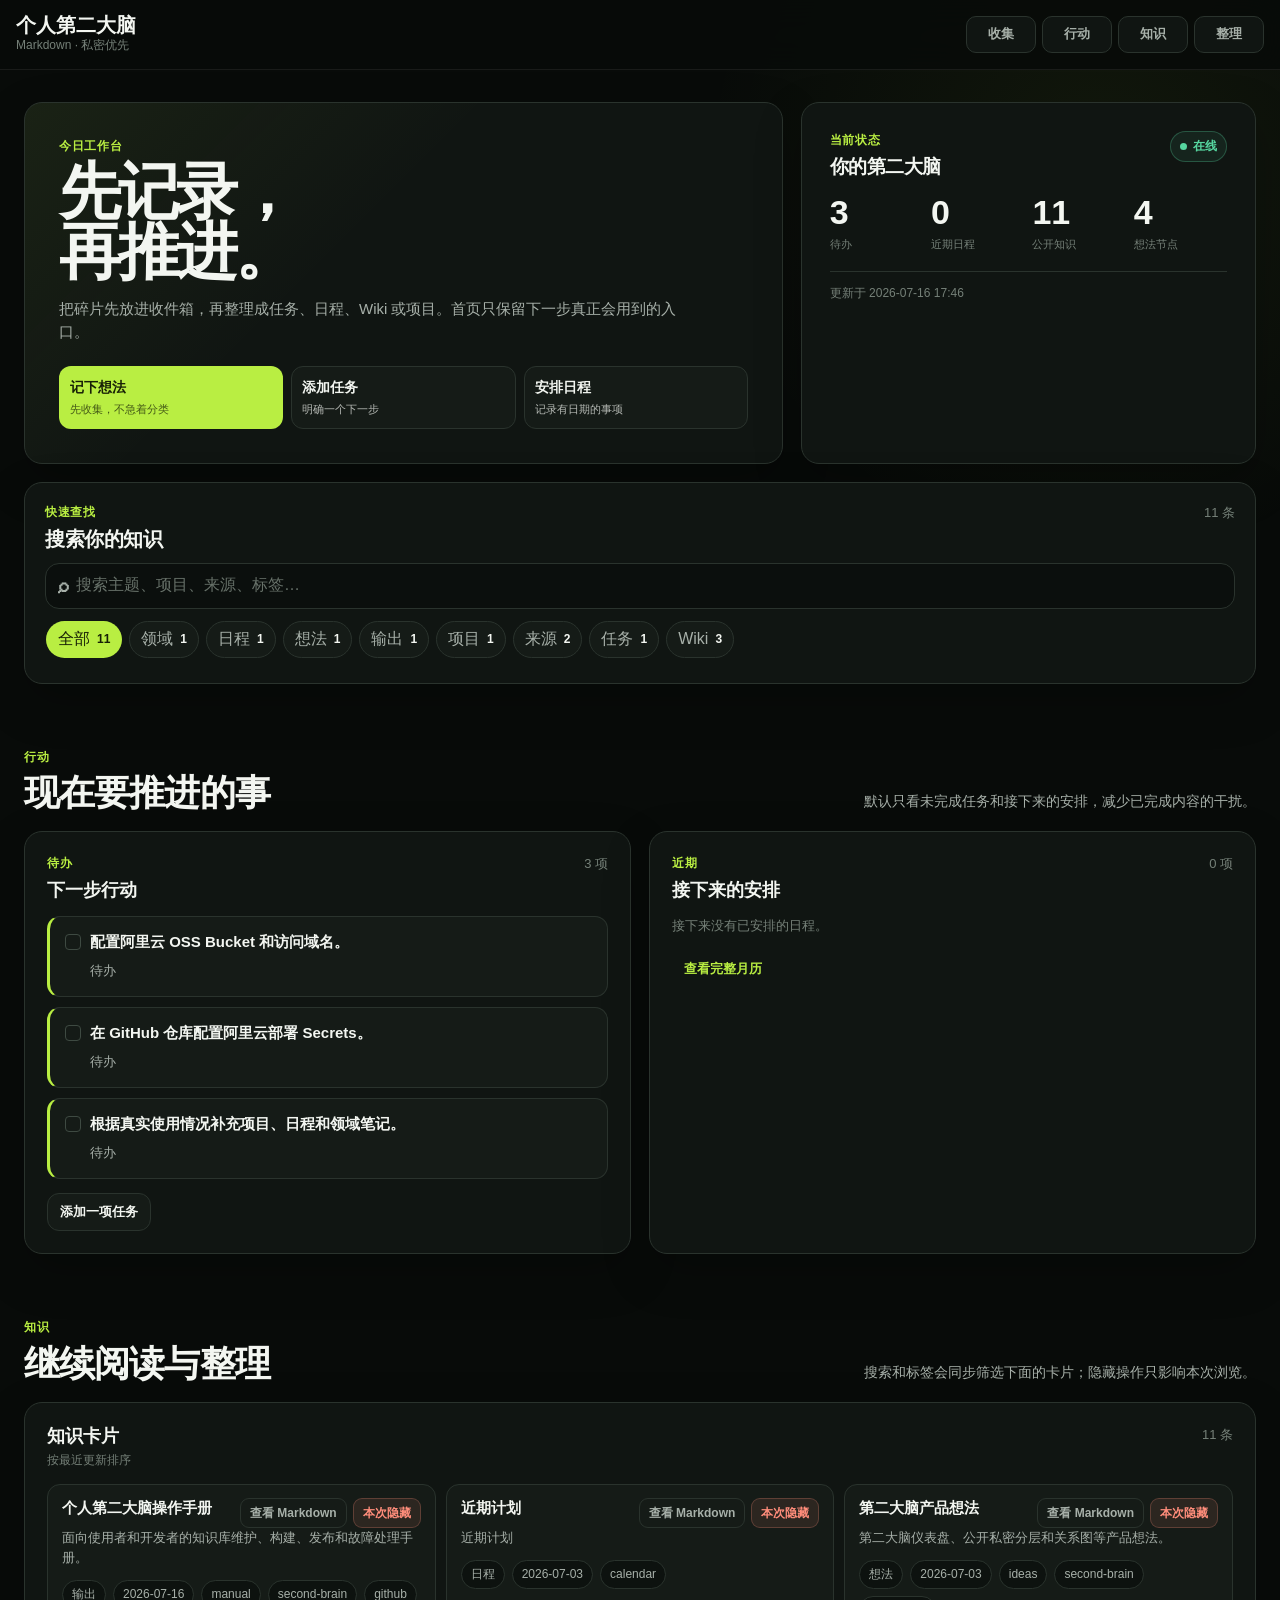
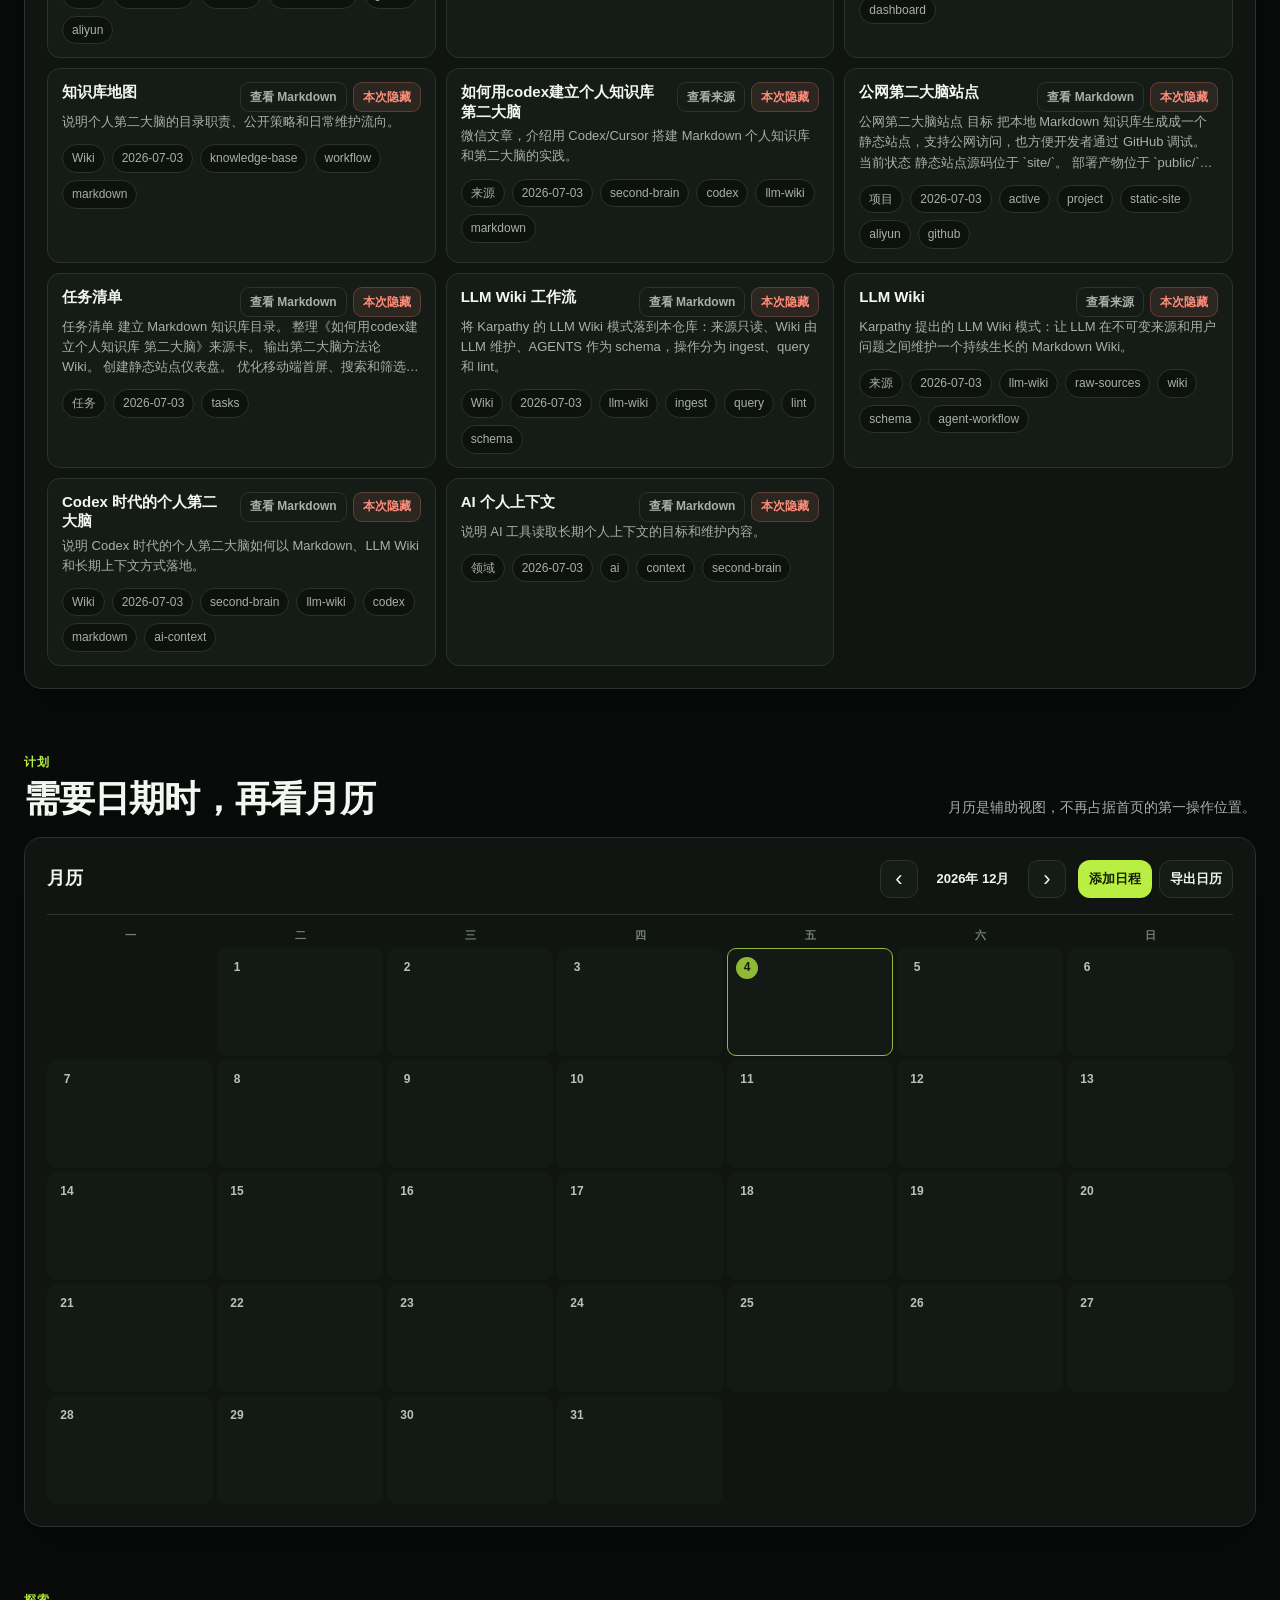
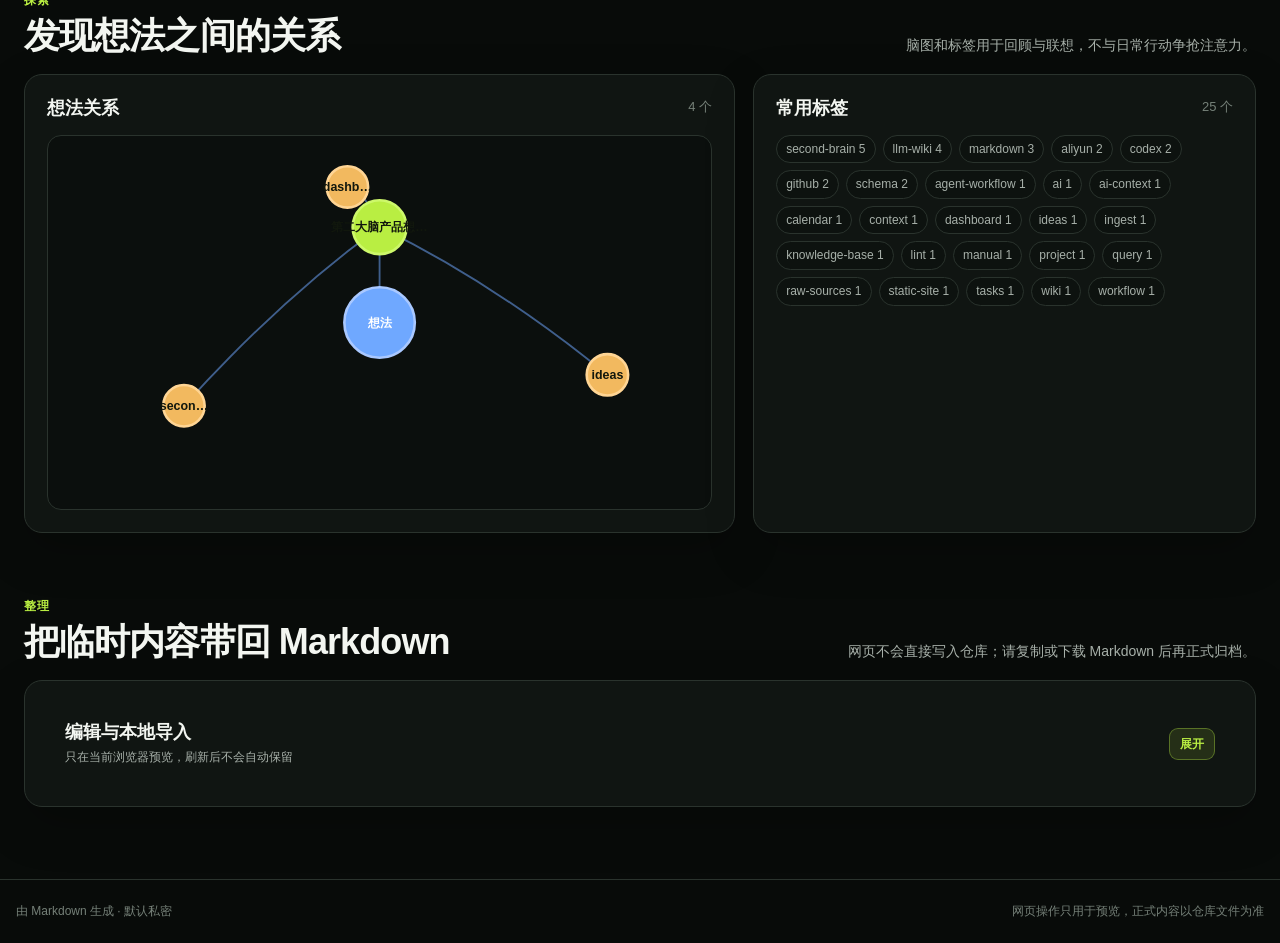
<file: public/index.html>
<!doctype html>
<html lang="zh-CN">
  <head>
    <meta charset="utf-8">
    <meta name="viewport" content="width=device-width, initial-scale=1">
    <meta name="theme-color" content="#0b0f0d">
    <title>个人第二大脑工作台</title>
    <link rel="icon" href="data:,">
    <link rel="stylesheet" href="./styles.css">
  </head>
  <body>
    <a class="skip-link" href="#main-content">跳到主要内容</a>

    <header class="topbar">
      <a class="brand" href="./" aria-label="个人第二大脑工作台首页">
        <strong>个人第二大脑</strong>
        <span>Markdown · 私密优先</span>
      </a>
      <nav aria-label="主要工作区">
        <a href="#today">收集</a>
        <a href="#action">行动</a>
        <a href="#knowledge">知识</a>
        <a href="#editor">整理</a>
      </nav>
    </header>

    <main id="main-content">
      <section id="today" class="hero" aria-labelledby="hero-title">
        <div class="hero-copy">
          <p class="eyebrow">今日工作台</p>
          <h1 id="hero-title">先记录，<br>再推进。</h1>
          <p class="hero-summary">把碎片先放进收件箱，再整理成任务、日程、Wiki 或项目。首页只保留下一步真正会用到的入口。</p>

          <div class="quick-actions" aria-label="快速收集">
            <button type="button" class="primary-action" data-editor-type="memo">
              <span>记下想法</span>
              <small>先收集，不急着分类</small>
            </button>
            <button type="button" data-editor-type="tasks">
              <span>添加任务</span>
              <small>明确一个下一步</small>
            </button>
            <button type="button" data-editor-type="calendar">
              <span>安排日程</span>
              <small>记录有日期的事项</small>
            </button>
          </div>
        </div>

        <aside class="overview-card" aria-label="知识库概览">
          <div class="overview-head">
            <div>
              <p class="eyebrow">当前状态</p>
              <h2>你的第二大脑</h2>
            </div>
            <span class="online-badge">在线</span>
          </div>
          <div class="stats" aria-label="知识库统计">
            <div><strong id="stat-tasks">0</strong><span>待办</span></div>
            <div><strong id="stat-events">0</strong><span>近期日程</span></div>
            <div><strong id="stat-notes">0</strong><span>公开知识</span></div>
            <div><strong id="stat-ideas">0</strong><span>想法节点</span></div>
          </div>
          <p id="generated-at" class="generated-at"></p>
        </aside>

        <section id="search-panel" class="search-panel" aria-labelledby="search-title">
          <div class="search-heading">
            <div>
              <p class="eyebrow">快速查找</p>
              <h2 id="search-title">搜索你的知识</h2>
            </div>
            <span id="result-count" aria-live="polite"></span>
          </div>
          <label class="search-box" for="search">
            <span class="search-icon" aria-hidden="true">⌕</span>
            <span class="sr-only">搜索知识库</span>
            <input id="search" type="search" placeholder="搜索主题、项目、来源、标签…" autocomplete="off">
          </label>
          <div id="type-filters" class="type-filters" aria-label="按类型筛选"></div>
        </section>
      </section>

      <section id="action" class="workspace-section" aria-labelledby="action-title">
        <div class="section-heading">
          <div>
            <p class="eyebrow">行动</p>
            <h2 id="action-title">现在要推进的事</h2>
          </div>
          <p>默认只看未完成任务和接下来的安排，减少已完成内容的干扰。</p>
        </div>

        <div class="action-grid">
          <article id="tasks" class="panel compact-panel">
            <div class="panel-head">
              <div>
                <p class="eyebrow">待办</p>
                <h3>下一步行动</h3>
              </div>
              <span id="task-count"></span>
            </div>
            <div id="tasks-list" class="compact-list checklist-list"></div>
            <button type="button" class="panel-action" data-editor-type="tasks">添加一项任务</button>
          </article>

          <article id="plans" class="panel compact-panel">
            <div class="panel-head">
              <div>
                <p class="eyebrow">近期</p>
                <h3>接下来的安排</h3>
              </div>
              <span id="event-count"></span>
            </div>
            <div id="events-list" class="compact-list"></div>
            <a class="panel-link" href="#calendar">查看完整月历</a>
          </article>
        </div>
      </section>

      <section id="knowledge" class="workspace-section" aria-labelledby="knowledge-title">
        <div class="section-heading">
          <div>
            <p class="eyebrow">知识</p>
            <h2 id="knowledge-title">继续阅读与整理</h2>
          </div>
          <p>搜索和标签会同步筛选下面的卡片；隐藏操作只影响本次浏览。</p>
        </div>

        <article id="notes" class="panel notes-panel">
          <div class="panel-head">
            <div>
              <h3>知识卡片</h3>
              <p class="panel-description">按最近更新排序</p>
            </div>
            <span id="notes-count"></span>
          </div>
          <div id="notes-list" class="notes-list"></div>
        </article>
      </section>

      <section id="planner" class="workspace-section" aria-labelledby="planner-title">
        <div class="section-heading">
          <div>
            <p class="eyebrow">计划</p>
            <h2 id="planner-title">需要日期时，再看月历</h2>
          </div>
          <p>月历是辅助视图，不再占据首页的第一操作位置。</p>
        </div>

        <article id="calendar" class="panel calendar-panel">
          <div class="panel-head calendar-head">
            <div>
              <h3>月历</h3>
            </div>
            <div class="calendar-controls">
              <button id="calendar-prev" type="button" aria-label="上个月">‹</button>
              <span id="calendar-title" aria-live="polite"></span>
              <button id="calendar-next" type="button" aria-label="下个月">›</button>
            </div>
            <div class="calendar-actions" aria-label="日程操作">
              <button id="add-event" type="button">添加日程</button>
              <button id="download-ics" type="button">导出日历</button>
            </div>
          </div>
          <div id="calendar-grid" class="calendar-grid" aria-label="月历"></div>
        </article>
      </section>

      <section id="explore" class="workspace-section" aria-labelledby="explore-title">
        <div class="section-heading">
          <div>
            <p class="eyebrow">探索</p>
            <h2 id="explore-title">发现想法之间的关系</h2>
          </div>
          <p>脑图和标签用于回顾与联想，不与日常行动争抢注意力。</p>
        </div>

        <div class="explore-grid">
          <article id="ideas" class="panel ideas-panel">
            <div class="panel-head">
              <div>
                <h3>想法关系</h3>
              </div>
              <span id="idea-count"></span>
            </div>
            <div id="mind-map" class="mind-map-wrap"></div>
          </article>

          <article class="panel tags-panel">
            <div class="panel-head">
              <div>
                <h3>常用标签</h3>
              </div>
              <span id="tag-count"></span>
            </div>
            <div id="tags-list" class="tags"></div>
          </article>
        </div>
      </section>

      <section class="workspace-section capture-section" aria-labelledby="capture-title">
        <div class="section-heading">
          <div>
            <p class="eyebrow">整理</p>
            <h2 id="capture-title">把临时内容带回 Markdown</h2>
          </div>
          <p>网页不会直接写入仓库；请复制或下载 Markdown 后再正式归档。</p>
        </div>

        <details id="editor" class="panel editor-panel">
          <summary class="editor-summary">
            <div>
              <h3>编辑与本地导入</h3>
              <p>只在当前浏览器预览，刷新后不会自动保留</p>
            </div>
            <span id="import-count"></span>
          </summary>

          <div class="editor-grid">
            <form id="editor-form" class="editor-form">
              <label>
                <span>标题</span>
                <input id="edit-title" name="title" type="text" value="新的知识卡片" required>
              </label>
              <label>
                <span>类型</span>
                <select id="edit-type" name="type">
                  <option value="memo">想法</option>
                  <option value="wiki">Wiki</option>
                  <option value="source">来源</option>
                  <option value="project">项目</option>
                  <option value="calendar">日程</option>
                  <option value="tasks">任务</option>
                  <option value="area">领域</option>
                  <option value="output">输出</option>
                  <option value="person">人物</option>
                  <option value="daily">日志</option>
                  <option value="note">笔记</option>
                </select>
              </label>
              <label>
                <span>标签</span>
                <input id="edit-tags" name="tags" type="text" value="inbox" placeholder="用逗号分隔">
              </label>
              <label>
                <span>日期</span>
                <input id="edit-date" name="date" type="date">
              </label>
              <label class="field-wide">
                <span>摘要</span>
                <input id="edit-summary" name="summary" type="text" placeholder="一句话说明这条内容">
              </label>
              <label class="field-wide">
                <span>正文</span>
                <textarea id="edit-body" name="body" rows="7"></textarea>
              </label>
              <label class="checkbox-line field-wide">
                <input id="edit-public" name="public" type="checkbox">
                <span>确认内容已脱敏，允许进入公网数据</span>
              </label>
              <div class="button-row field-wide">
                <button id="add-local" type="button">加入本次预览</button>
                <button id="copy-markdown" type="button">复制 Markdown</button>
                <button id="download-markdown" type="button">下载 .md</button>
              </div>
            </form>

            <div class="upload-box">
              <div>
                <h3>导入本地资料</h3>
                <p>支持 Markdown、JSON 和 CSV；仅临时合并到当前页面。</p>
              </div>
              <label class="upload-label" for="file-upload">选择文件</label>
              <input id="file-upload" type="file" multiple accept=".md,.markdown,.json,.csv,text/markdown,application/json,text/csv">
              <button id="clear-imports" type="button">清空本次导入</button>
              <div id="import-status" class="status-list" aria-live="polite"></div>
            </div>

            <div class="preview-box">
              <h3>Markdown 预览</h3>
              <pre id="markdown-preview" class="markdown-preview" aria-label="Markdown 预览"></pre>
            </div>
          </div>
        </details>
      </section>
    </main>

    <footer>
      <span>由 Markdown 生成 · 默认私密</span>
      <span>网页操作只用于预览，正式内容以仓库文件为准</span>
    </footer>

    <script src="./data.js"></script>
    <script src="./app.js"></script>
  </body>
</html>
</file>
<file: public/styles.css>
:root {
  color-scheme: dark;
  --bg: #080b09;
  --surface: #101512;
  --surface-2: #151b17;
  --surface-3: #1b221d;
  --text: #f3f6f1;
  --muted: #a7b0a9;
  --faint: #758078;
  --line: #2a332d;
  --line-strong: #3e4a42;
  --accent: #b9ee42;
  --accent-strong: #cdf86a;
  --accent-soft: rgba(185, 238, 66, 0.12);
  --green: #56d6a0;
  --blue: #6fa8ff;
  --orange: #f2b95f;
  --danger: #ff8d7b;
  --danger-soft: rgba(255, 141, 123, 0.1);
  --radius: 18px;
  --radius-small: 12px;
  --shadow: 0 18px 48px rgba(0, 0, 0, 0.22);
  --content-width: 1280px;
}

* {
  box-sizing: border-box;
}

html {
  scroll-behavior: smooth;
  scroll-padding-top: 92px;
}

body {
  min-width: 320px;
  margin: 0;
  overflow-x: hidden;
  background:
    radial-gradient(circle at 86% 4%, rgba(185, 238, 66, 0.06), transparent 25rem),
    var(--bg);
  color: var(--text);
  font-family: -apple-system, BlinkMacSystemFont, "Segoe UI", "Noto Sans SC", "Microsoft YaHei", Arial, sans-serif;
  line-height: 1.55;
}

a {
  color: inherit;
}

button,
input,
select,
textarea {
  font: inherit;
}

button,
select {
  cursor: pointer;
}

button:disabled {
  cursor: default;
}

button:focus-visible,
input:focus-visible,
select:focus-visible,
textarea:focus-visible,
a:focus-visible,
[tabindex]:focus-visible,
summary:focus-visible {
  outline: 3px solid rgba(185, 238, 66, 0.48);
  outline-offset: 3px;
}

.skip-link {
  position: fixed;
  top: 10px;
  left: 10px;
  z-index: 100;
  transform: translateY(-160%);
  border-radius: 8px;
  padding: 8px 12px;
  background: var(--accent);
  color: #172006;
  font-weight: 800;
  text-decoration: none;
}

.skip-link:focus {
  transform: translateY(0);
}

.sr-only {
  position: absolute;
  width: 1px;
  height: 1px;
  overflow: hidden;
  clip: rect(0, 0, 0, 0);
  white-space: nowrap;
}

.topbar {
  position: sticky;
  top: 0;
  z-index: 20;
  display: grid;
  gap: 10px;
  padding: 12px max(16px, calc((100vw - var(--content-width)) / 2));
  border-bottom: 1px solid rgba(255, 255, 255, 0.07);
  background: rgba(8, 11, 9, 0.92);
  backdrop-filter: blur(16px);
}

.brand {
  display: grid;
  width: fit-content;
  min-width: 0;
  text-decoration: none;
}

.brand strong {
  overflow: hidden;
  font-size: 20px;
  line-height: 1.12;
  text-overflow: ellipsis;
  white-space: nowrap;
}

.brand span {
  color: var(--faint);
  font-size: 12px;
}

nav {
  display: grid;
  grid-template-columns: repeat(4, minmax(0, 1fr));
  gap: 6px;
}

nav a {
  min-width: 0;
  border: 1px solid var(--line);
  border-radius: 10px;
  padding: 7px 8px;
  background: var(--surface);
  color: var(--muted);
  font-size: 13px;
  font-weight: 700;
  text-align: center;
  text-decoration: none;
}

nav a:hover {
  border-color: var(--line-strong);
  color: var(--text);
}

main {
  width: min(100%, calc(var(--content-width) + 32px));
  margin: 0 auto;
  padding: 20px 16px 52px;
}

h1,
h2,
h3,
p {
  margin-top: 0;
}

h1 {
  max-width: 13ch;
  margin-bottom: 14px;
  font-size: clamp(42px, 12vw, 62px);
  font-weight: 850;
  letter-spacing: -0.055em;
  line-height: 0.98;
}

h2 {
  margin-bottom: 0;
  font-size: clamp(25px, 7vw, 36px);
  letter-spacing: -0.025em;
  line-height: 1.14;
}

h3 {
  margin: 0;
  font-size: 18px;
  line-height: 1.3;
}

.eyebrow {
  margin-bottom: 6px;
  color: var(--accent);
  font-size: 12px;
  font-weight: 850;
  letter-spacing: 0.06em;
  text-transform: uppercase;
}

.hero {
  display: grid;
  gap: 16px;
}

.hero-copy {
  min-width: 0;
  border-bottom: 1px solid var(--line);
  padding: 16px 0 22px;
}

.hero-summary {
  max-width: 620px;
  margin-bottom: 22px;
  color: var(--muted);
  font-size: 15px;
}

.quick-actions {
  display: grid;
  grid-template-columns: repeat(3, minmax(0, 1fr));
  gap: 8px;
}

.quick-actions button,
.panel-action,
.calendar-actions button,
.button-row button,
.upload-box button,
.upload-label {
  min-width: 0;
  border: 1px solid var(--line);
  border-radius: var(--radius-small);
  background: var(--surface-2);
  color: var(--text);
}

.quick-actions button {
  display: grid;
  gap: 3px;
  min-height: 62px;
  align-content: center;
  padding: 10px;
  text-align: left;
}

.quick-actions button:hover,
.panel-action:hover,
.calendar-actions button:hover,
.button-row button:hover,
.upload-box button:hover,
.upload-label:hover {
  border-color: rgba(185, 238, 66, 0.48);
}

.quick-actions button.primary-action,
.button-row button:first-child,
.calendar-actions button:first-child {
  border-color: transparent;
  background: var(--accent);
  color: #172006;
}

.quick-actions span {
  overflow: hidden;
  font-size: 14px;
  font-weight: 800;
  text-overflow: ellipsis;
  white-space: nowrap;
}

.quick-actions small {
  display: none;
  color: inherit;
  font-size: 11px;
  opacity: 0.72;
}

.overview-card,
.panel,
.search-panel {
  min-width: 0;
  border: 1px solid var(--line);
  border-radius: var(--radius);
  background: var(--surface);
  box-shadow: var(--shadow);
}

.overview-card {
  padding: 18px;
}

.overview-head,
.panel-head,
.search-heading {
  display: flex;
  min-width: 0;
  align-items: flex-start;
  justify-content: space-between;
  gap: 14px;
}

.overview-head > div,
.panel-head > div,
.search-heading > div {
  min-width: 0;
}

.overview-head h2 {
  font-size: 19px;
}

.online-badge {
  display: inline-flex;
  flex: 0 0 auto;
  align-items: center;
  gap: 6px;
  border: 1px solid rgba(86, 214, 160, 0.28);
  border-radius: 999px;
  padding: 5px 9px;
  background: rgba(86, 214, 160, 0.08);
  color: var(--green);
  font-size: 12px;
  font-weight: 800;
}

.online-badge::before {
  content: "";
  width: 7px;
  height: 7px;
  border-radius: 50%;
  background: currentColor;
}

.stats {
  display: grid;
  grid-template-columns: repeat(4, minmax(0, 1fr));
  gap: 8px;
  margin-top: 18px;
}

.stats div {
  min-width: 0;
}

.stats strong {
  display: block;
  overflow: hidden;
  font-size: clamp(24px, 8vw, 34px);
  line-height: 1;
  text-overflow: ellipsis;
  white-space: nowrap;
}

.stats span {
  display: block;
  margin-top: 7px;
  overflow: hidden;
  color: var(--faint);
  font-size: 11px;
  text-overflow: ellipsis;
  white-space: nowrap;
}

.generated-at {
  margin: 18px 0 0;
  border-top: 1px solid var(--line);
  padding-top: 12px;
  color: var(--faint);
  font-size: 12px;
}

.search-panel {
  padding: 16px;
}

.search-heading {
  margin-bottom: 12px;
}

.search-heading h2 {
  font-size: 20px;
}

#result-count,
.panel-head > span,
.calendar-controls > span {
  flex: 0 0 auto;
  color: var(--faint);
  font-size: 13px;
  white-space: nowrap;
}

.search-box {
  display: grid;
  grid-template-columns: auto minmax(0, 1fr);
  gap: 8px;
  align-items: center;
  border: 1px solid var(--line);
  border-radius: 14px;
  padding: 0 12px;
  background: #0b0f0d;
}

.search-icon {
  color: var(--muted);
  font-size: 20px;
}

input,
select,
textarea {
  width: 100%;
  min-height: 44px;
  border: 1px solid var(--line);
  border-radius: 11px;
  padding: 9px 11px;
  background: #0b0f0d;
  color: var(--text);
}

input::placeholder,
textarea::placeholder {
  color: #677169;
}

select {
  color-scheme: dark;
}

textarea {
  min-height: 150px;
  resize: vertical;
}

.search-box input {
  min-width: 0;
  border: 0;
  padding-inline: 0;
  background: transparent;
}

.type-filters {
  display: flex;
  gap: 7px;
  margin-top: 11px;
  overflow-x: auto;
  padding: 1px 1px 5px;
  scrollbar-width: thin;
}

.filter-chip {
  display: inline-flex;
  flex: 0 0 auto;
  min-height: 34px;
  align-items: center;
  gap: 7px;
  border: 1px solid var(--line);
  border-radius: 999px;
  padding: 5px 11px;
  background: var(--surface-2);
  color: var(--muted);
}

.filter-chip strong {
  color: var(--text);
  font-size: 12px;
}

.filter-chip[aria-pressed="true"] {
  border-color: transparent;
  background: var(--accent);
  color: #172006;
}

.filter-chip[aria-pressed="true"] strong {
  color: #172006;
}

.workspace-section {
  margin-top: 48px;
}

.section-heading {
  display: grid;
  gap: 8px;
  margin-bottom: 18px;
}

.section-heading > p {
  max-width: 640px;
  margin: 0;
  color: var(--muted);
  font-size: 14px;
}

.action-grid,
.explore-grid {
  display: grid;
  gap: 14px;
}

.panel {
  padding: 18px;
}

.panel-description {
  margin: 3px 0 0;
  color: var(--faint);
  font-size: 12px;
}

.compact-list,
.notes-list {
  display: grid;
  gap: 10px;
  margin-top: 14px;
}

.compact-item,
.note {
  min-width: 0;
  border: 1px solid var(--line);
  border-radius: 13px;
  padding: 13px 14px;
  background: var(--surface-2);
  overflow-wrap: anywhere;
}

.compact-item {
  border-left: 3px solid var(--accent);
}

.compact-item p,
.note h3 {
  margin: 0 0 5px;
  font-size: 15px;
  font-weight: 760;
}

.compact-item span,
.note > p {
  color: var(--muted);
  font-size: 13px;
}

.checklist-list .compact-item {
  position: relative;
  padding-left: 40px;
}

.checklist-list .compact-item::before {
  content: "";
  position: absolute;
  top: 17px;
  left: 15px;
  width: 14px;
  height: 14px;
  border: 1px solid var(--line-strong);
  border-radius: 4px;
}

.panel-action,
.panel-link {
  display: inline-flex;
  min-height: 38px;
  align-items: center;
  justify-content: center;
  margin-top: 14px;
  padding: 7px 12px;
  font-size: 13px;
  font-weight: 800;
  text-decoration: none;
}

.panel-link {
  color: var(--accent);
}

.notes-list {
  grid-template-columns: 1fr;
}

.note {
  display: grid;
  align-content: start;
}

.note > p {
  display: -webkit-box;
  margin-bottom: 12px;
  overflow: hidden;
  -webkit-box-orient: vertical;
  -webkit-line-clamp: 3;
}

.note-head {
  display: flex;
  min-width: 0;
  align-items: flex-start;
  justify-content: space-between;
  gap: 10px;
}

.note-head h3 {
  min-width: 0;
}

.note-actions {
  display: flex;
  flex: 0 0 auto;
  gap: 6px;
}

.note-link,
.delete-note {
  min-height: 30px;
  border-radius: 9px;
  padding: 4px 9px;
  font-size: 12px;
  font-weight: 750;
  text-decoration: none;
}

.note-link {
  display: inline-flex;
  align-items: center;
  border: 1px solid var(--line);
  color: var(--muted);
}

.delete-note {
  border: 1px solid rgba(255, 141, 123, 0.24);
  background: var(--danger-soft);
  color: var(--danger);
}

.meta,
.tags {
  display: flex;
  flex-wrap: wrap;
  gap: 7px;
}

.meta {
  margin-top: auto;
}

.meta > span,
.chip,
.tags button {
  min-height: 28px;
  border: 1px solid var(--line);
  border-radius: 999px;
  padding: 4px 9px;
  background: #0d120f;
  color: var(--muted);
  font-size: 12px;
}

.chip-local {
  border-color: rgba(242, 185, 95, 0.3);
  color: var(--orange);
}

.tags {
  margin-top: 14px;
}

.tags button:hover,
.chip:hover {
  border-color: rgba(185, 238, 66, 0.45);
}

.calendar-head {
  display: grid;
  gap: 12px;
}

.calendar-controls {
  display: grid;
  grid-template-columns: 38px minmax(96px, 1fr) 38px;
  align-items: center;
  gap: 7px;
}

.calendar-controls button {
  width: 38px;
  height: 38px;
  border: 1px solid var(--line);
  border-radius: 10px;
  background: var(--surface-2);
  color: var(--text);
  font-size: 22px;
}

.calendar-controls span {
  color: var(--text);
  font-weight: 800;
  text-align: center;
}

.calendar-actions {
  display: grid;
  grid-template-columns: repeat(2, minmax(0, 1fr));
  gap: 7px;
}

.calendar-actions button {
  min-height: 38px;
  padding: 7px 10px;
  font-size: 13px;
  font-weight: 750;
}

.calendar-grid {
  display: grid;
  grid-template-columns: repeat(7, minmax(0, 1fr));
  gap: 4px;
  margin-top: 16px;
  border-top: 1px solid var(--line);
  padding-top: 12px;
}

.calendar-weekday {
  color: var(--faint);
  font-size: 11px;
  font-weight: 800;
  text-align: center;
}

.calendar-cell {
  display: grid;
  min-width: 0;
  min-height: 52px;
  align-content: start;
  gap: 4px;
  overflow: hidden;
  border: 1px solid transparent;
  border-radius: 9px;
  padding: 6px 4px;
  background: var(--surface-2);
  color: var(--muted);
  text-align: left;
}

.calendar-cell:disabled {
  opacity: 0.76;
}

.calendar-cell > span {
  display: grid;
  width: 22px;
  height: 22px;
  place-items: center;
  border-radius: 50%;
  color: var(--text);
  font-size: 12px;
  font-weight: 800;
}

.calendar-cell em {
  width: 7px;
  height: 7px;
  overflow: hidden;
  border-radius: 50%;
  padding: 0;
  background: var(--accent);
  color: transparent;
  font-size: 0;
}

.calendar-cell em.status-done {
  background: var(--green);
}

.calendar-cell em.status-pending {
  background: var(--orange);
}

.calendar-cell-empty {
  border: 0;
  background: transparent;
}

.calendar-cell.has-event {
  border-color: rgba(185, 238, 66, 0.3);
  background: var(--accent-soft);
}

.calendar-cell.is-today {
  border-color: var(--accent);
}

.calendar-cell.is-today > span {
  background: var(--accent);
  color: #172006;
}

.mind-map-wrap {
  display: grid;
  min-height: 310px;
  align-items: center;
  margin-top: 14px;
  overflow: hidden;
  border: 1px solid var(--line);
  border-radius: 14px;
  background: #0b0f0d;
}

.mind-map-wrap svg {
  display: block;
  width: 100%;
  max-height: 380px;
}

.mind-edge {
  fill: none;
  stroke: rgba(111, 168, 255, 0.52);
  stroke-width: 1.8;
}

.mind-node {
  cursor: pointer;
}

.mind-node circle {
  fill: var(--surface-3);
  stroke-width: 2.5;
}

.mind-node-center circle {
  fill: var(--blue);
  stroke: #a9c8ff;
}

.mind-node-memo circle {
  fill: var(--accent);
  stroke: var(--accent-strong);
}

.mind-node-tag circle {
  fill: var(--orange);
  stroke: #ffd594;
}

.mind-node-wiki circle {
  fill: var(--green);
  stroke: #9ff0ca;
}

.mind-node text {
  fill: #11170d;
  font-size: 12px;
  font-weight: 850;
  pointer-events: none;
}

.mind-node-center text {
  fill: #fff;
}

.editor-panel {
  padding: 0;
  overflow: hidden;
}

.editor-summary {
  display: flex;
  min-width: 0;
  align-items: center;
  justify-content: space-between;
  gap: 14px;
  padding: 18px;
  cursor: pointer;
  list-style: none;
}

.editor-summary::-webkit-details-marker {
  display: none;
}

.editor-summary::after {
  content: "展开";
  flex: 0 0 auto;
  border: 1px solid rgba(185, 238, 66, 0.35);
  border-radius: 9px;
  padding: 6px 10px;
  background: var(--accent-soft);
  color: var(--accent);
  font-size: 12px;
  font-weight: 800;
}

.editor-panel[open] .editor-summary::after {
  content: "收起";
}

.editor-summary p {
  margin: 3px 0 0;
  color: var(--muted);
  font-size: 12px;
}

.editor-summary #import-count {
  margin-left: auto;
}

.editor-grid {
  display: grid;
  gap: 18px;
  border-top: 1px solid var(--line);
  padding: 18px;
}

.editor-form {
  display: grid;
  gap: 12px;
}

label {
  display: grid;
  gap: 6px;
  min-width: 0;
}

label > span,
.upload-label {
  color: var(--muted);
  font-size: 13px;
  font-weight: 720;
}

.checkbox-line {
  display: flex;
  align-items: flex-start;
  gap: 9px;
}

.checkbox-line input {
  width: 18px;
  min-height: 18px;
  margin-top: 2px;
  accent-color: var(--accent);
}

.button-row {
  display: flex;
  flex-wrap: wrap;
  gap: 8px;
}

.button-row button,
.upload-box button,
.upload-label {
  min-height: 40px;
  padding: 8px 12px;
  font-weight: 750;
}

.upload-box,
.preview-box {
  display: grid;
  gap: 10px;
  align-content: start;
  border: 1px solid var(--line);
  border-radius: 14px;
  padding: 14px;
  background: #0d120f;
}

.upload-box p {
  margin: 4px 0 0;
  color: var(--muted);
  font-size: 12px;
}

.upload-label {
  display: inline-flex;
  width: fit-content;
  align-items: center;
  justify-content: center;
}

.status-list {
  display: grid;
  gap: 5px;
  min-height: 36px;
}

.status-list p,
.empty {
  margin: 0;
  color: var(--faint);
  font-size: 13px;
}

.markdown-preview {
  min-height: 260px;
  max-height: 460px;
  margin: 0;
  overflow: auto;
  border: 1px solid var(--line);
  border-radius: 11px;
  padding: 13px;
  background: #060806;
  color: #dbead7;
  font-size: 12px;
  line-height: 1.55;
  white-space: pre-wrap;
  overflow-wrap: anywhere;
}

footer {
  display: flex;
  flex-direction: column;
  gap: 4px;
  padding: 22px max(16px, calc((100vw - var(--content-width)) / 2));
  border-top: 1px solid var(--line);
  color: var(--faint);
  font-size: 12px;
}

@media (min-width: 768px) {
  .topbar {
    grid-template-columns: minmax(0, 1fr) auto;
    align-items: center;
    padding-block: 14px;
  }

  nav {
    grid-template-columns: repeat(4, auto);
  }

  nav a {
    min-width: 70px;
    padding-inline: 14px;
  }

  main {
    padding: 32px 24px 72px;
  }

  .hero {
    grid-template-columns: minmax(0, 1.25fr) minmax(300px, 0.75fr);
    align-items: stretch;
    gap: 18px;
  }

  .hero-copy {
    border: 1px solid var(--line);
    border-radius: var(--radius);
    padding: 28px;
    background:
      linear-gradient(135deg, rgba(185, 238, 66, 0.06), transparent 42%),
      var(--surface);
    box-shadow: var(--shadow);
  }

  .quick-actions small {
    display: block;
  }

  .overview-card {
    padding: 24px;
  }

  .search-panel {
    grid-column: 1 / -1;
    padding: 20px;
  }

  .section-heading {
    grid-template-columns: minmax(0, 1fr) minmax(280px, 0.75fr);
    align-items: end;
  }

  .section-heading > p {
    justify-self: end;
    text-align: right;
  }

  .action-grid,
  .explore-grid {
    grid-template-columns: repeat(2, minmax(0, 1fr));
    gap: 18px;
  }

  .notes-list {
    grid-template-columns: repeat(2, minmax(0, 1fr));
  }

  .calendar-head {
    grid-template-columns: minmax(0, 1fr) auto auto;
    align-items: center;
  }

  .calendar-controls {
    min-width: 220px;
  }

  .calendar-cell {
    min-height: 88px;
    padding: 8px;
  }

  .calendar-cell em {
    width: auto;
    height: auto;
    overflow: hidden;
    border-radius: 5px;
    padding: 3px 5px;
    color: #152005;
    font-size: 10px;
    font-style: normal;
    font-weight: 750;
    line-height: 1.2;
    text-overflow: ellipsis;
    white-space: nowrap;
  }

  .editor-form {
    grid-template-columns: repeat(2, minmax(0, 1fr));
  }

  .field-wide {
    grid-column: 1 / -1;
  }

  footer {
    flex-direction: row;
    justify-content: space-between;
  }
}

@media (min-width: 1024px) {
  .hero-copy {
    padding: 34px;
  }

  .overview-card {
    padding: 28px;
  }

  .workspace-section {
    margin-top: 64px;
  }

  .panel {
    padding: 22px;
  }

  .notes-list {
    grid-template-columns: repeat(3, minmax(0, 1fr));
  }

  .ideas-panel {
    grid-column: span 7;
  }

  .tags-panel {
    grid-column: span 5;
  }

  .explore-grid {
    grid-template-columns: repeat(12, minmax(0, 1fr));
  }

  .editor-grid {
    grid-template-columns: minmax(0, 1.35fr) minmax(240px, 0.65fr);
  }

  .preview-box {
    grid-column: 1 / -1;
  }

  .calendar-cell {
    min-height: 108px;
  }
}

@media (min-width: 1440px) {
  main {
    padding-inline: 0;
  }

  .hero-copy {
    padding: 40px;
  }

  .calendar-cell {
    min-height: 118px;
  }
}

@media (max-width: 767px) {
  .hero-copy {
    order: 1;
  }

  .search-panel {
    order: 2;
  }

  .overview-card {
    order: 3;
    padding: 14px 16px;
  }

  .overview-head,
  .overview-card .generated-at {
    display: none;
  }

  .overview-card .stats {
    margin-top: 0;
  }

  .overview-card .stats strong {
    font-size: 24px;
  }

  .compact-list .compact-item:nth-child(n + 6) {
    display: none;
  }

  .note-actions {
    flex-direction: column;
  }
}

@media (prefers-reduced-motion: reduce) {
  html {
    scroll-behavior: auto;
  }

  *,
  *::before,
  *::after {
    scroll-behavior: auto !important;
    transition-duration: 0.01ms !important;
    animation-duration: 0.01ms !important;
    animation-iteration-count: 1 !important;
  }
}
</file>
